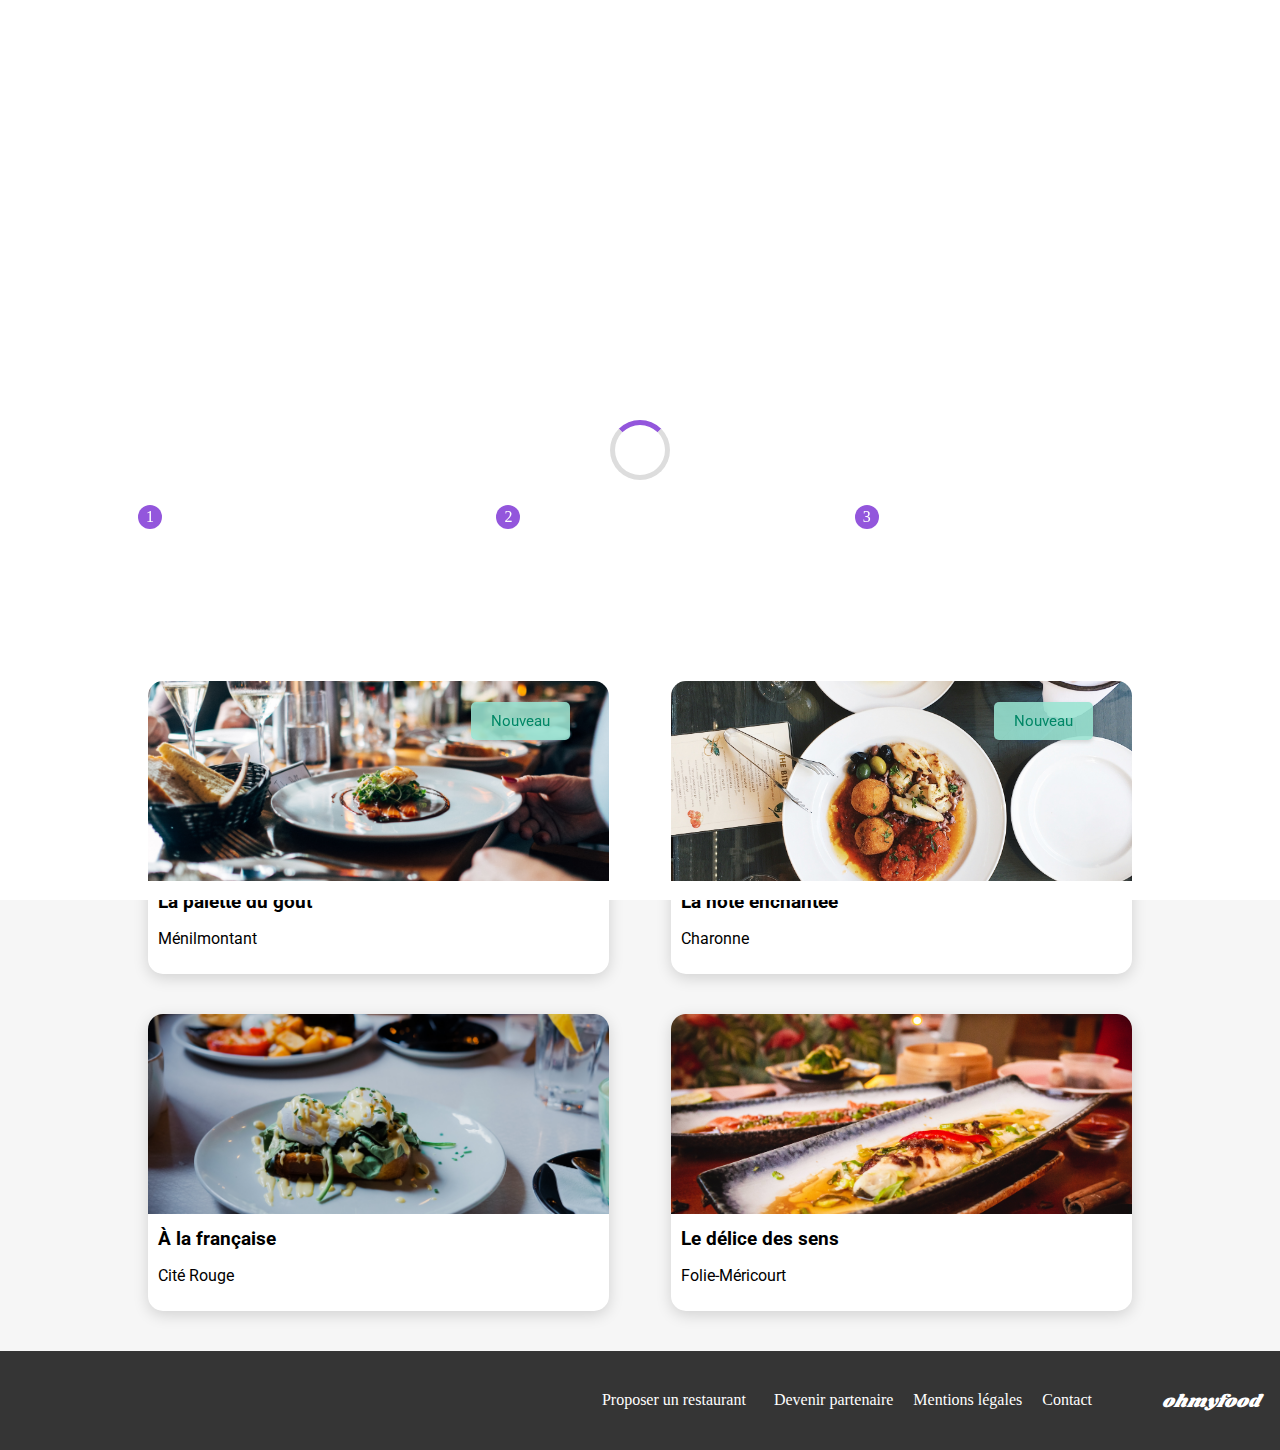
<file: index.html>
<!DOCTYPE html>
<html lang="fr">
<head>
    <meta charset="UTF-8">
    <meta name="viewport" content="width=device-width, initial-scale=1.0">
    <link href="https://fonts.googleapis.com/css2?family=Shrikhand&family=Roboto:wght@300;400;700&display=swap" rel="stylesheet">
    <link
      rel="stylesheet"
      href="https://cdnjs.cloudflare.com/ajax/libs/font-awesome/6.2.1/css/all.min.css"
      integrity="sha512-MV7K8+y+gLIBoVD59lQIYicR65iaqukzvf/nwasF0nqhPay5w/9lJmVM2hMDcnK1OnMGCdVK+iQrJ7lzPJQd1w=="
      crossorigin="anonymous"
      referrerpolicy="no-referrer"
    />
    <link rel="stylesheet" href="./assets/style.css" />

    <title>ohmyfood</title>
</head>

<body>
  <div class="loader-container">
    <div class="loader"></div>
</div>
    <div class="main-continer">
        <header>
          <img src="assets/images/logo/ohmyfood.png" alt="logo-sit">
          <a href="#">
            <i class="fas fa-map-marker-alt tare"></i>
            <input type="text" placeholder="Paris, Belleville">
        </a>
        
          <div class="text-food">
            <h2>Réservez le menu qui
              vous convient</h2>
              <p>Découvrez des restaurants d’exception, sélectionnés par nos soins.</p>
              <button type="submit" class="search-button">
                <span class="search-text">Explorer nos restaurants</span>
            </button>
          </div>
        </header>

        
          <div class="form-site">
          <h2>Fonctionnement</h2>
          <ul>
            <li>
              <span class="nemro1">1</span>
              <a href="#">
                
                <i class="fa-solid fa-mobile-screen-button"></i>
                <p>Choisissez un restaurant</p>
              </a>
            </li>
            <li>
              <span class="nemro1">2</span>
              <a href="#">
                <i class="fa-solid fa-list-ul"></i>
                <p>Composez votre menu</p>
              </a>
            </li>
            <li>
              <span class="nemro1">3</span>
              <a href="#">
                <i class="fa-solid fa-store"></i>
                <p>Dégustez au restaurant</p>
              </a>
            </li>
          </ul>
        </div>
      

      <main>
        <div class="list-Restaurants">
          <section class="Restaurants">
            <div class="Restaurants-title">
              <h2 id="tar5">Restaurants</h2>
            </div>
            <div class="form-list">
              <div class="form">
                <article class="iko">
                  <a href="./restaurants/La-palette-du-gout.html">
                    <div class="image-container">
                      <img
                      src="./assets/images/restaurants/jay-wennington-N_Y88TWmGwA-unsplash.jpg"
                      alt="Image de restaurant 1"/>
                    <p class="text-over-image">Nouveau</p>
                    </div>
                   
                    <div class="card-txt">
                      <div class="text-content">
                        <h3 class="card-title">La palette du goût</h3>
                        <p class="card-subtitle">Ménilmontant</p>
                      </div>
                      <div class="icons">
                        <i class="fa-regular fa-heart"></i>
                        <i class="fa-solid fa-heart" style="color: #9356DC;"></i>
                      </div>
                    </div>
                  </a>
                </article>
  
              </div>
  
              <div class="form">
                <article class="iko">
                  <a href="./restaurants/pag2.html">
                    <div class="image-container">
                      <img
                      src="./assets/images/restaurants/stil-u2Lp8tXIcjw-unsplash.jpg"
                      alt="Image de restaurant 1"/>
                    <p class="text-over-image">Nouveau</p>
                    </div>
                    <div class="card-txt">
                      <div class="text-content">
                        <h3 class="card-title">La note enchantée</h3>
                        <p class="card-subtitle">Charonne</p>
                      </div>
                      <div class="icons">
                        <i class="fa-regular fa-heart"></i>
                        <i class="fa-solid fa-heart" style="color: #9356DC;"></i>
                      </div>
                    </div>
                  </a>
                </article>
  
              </div>
  
              <div class="form">
                <article class="iko">
                  <a href="./restaurants/pag3.html">
                    <img
                      src="./assets/images/restaurants/toa-heftiba-DQKerTsQwi0-unsplash.jpg"
                      alt="Image de restaurant 1"
                    />
                    <div class="card-txt">
                      <div class="text-content">
                        <h3 class="card-title">À la française</h3>
                        <p class="card-subtitle">Cité Rouge
                        </p>
                      </div>
                      <div class="icons">
                        <i class="fa-regular fa-heart"></i>
                        <i class="fa-solid fa-heart" style="color: #9356DC;"></i>
                      </div>
                    </div>
                  </a>
                </article>
  
              </div>
  
              <div class="form">
                <article class="iko">
                  <a href="./restaurants/pag4.html">
                    <img
                      src="./assets/images/restaurants/louis-hansel-shotsoflouis-qNBGVyOCY8Q-unsplash.jpg"
                      alt="Image de restaurant 1"
                    />
                    <div class="card-txt">
                      <div class="text-content">
                        <h3 class="card-title">Le délice des sens</h3>
                        <p class="card-subtitle">Folie-Méricourt
                        </p>
                      </div>
                      <div class="icons">
                        <i class="fa-regular fa-heart"></i>
                        <i class="fa-solid fa-heart" style="color: #9356DC;"></i>
                      </div>
                    </div>
                  </a>
                </article>
  
              </div>


            </div>

            
          </section>
        </div>
      </main>

      <footer>
        <section class="footer1">
          <article class="ftr1">
            <h3>ohmyfood</h3>
            <ul>
              <li>
                <a href="#">
                  <i class="fa-solid fa-utensils"></i>
                  <p>Proposer un restaurant</p>
                </a>
              </li>
              <li>
                <a href="#">
                  <i class="fa-solid fa-handshake-angle"></i>
                  <p>Devenir partenaire</p>
                </a>
              </li>
              <li>
                <a href="#" class="tare1">Mentions légales
                </a>
              </li>
              <li>
                <a href="mailto:example@example.com" class="send-mail">Contact</a>
              </li>
            </ul>
          </article>

        </section>
      </footer>

        
        

    </div>

</body>
</html>
</file>
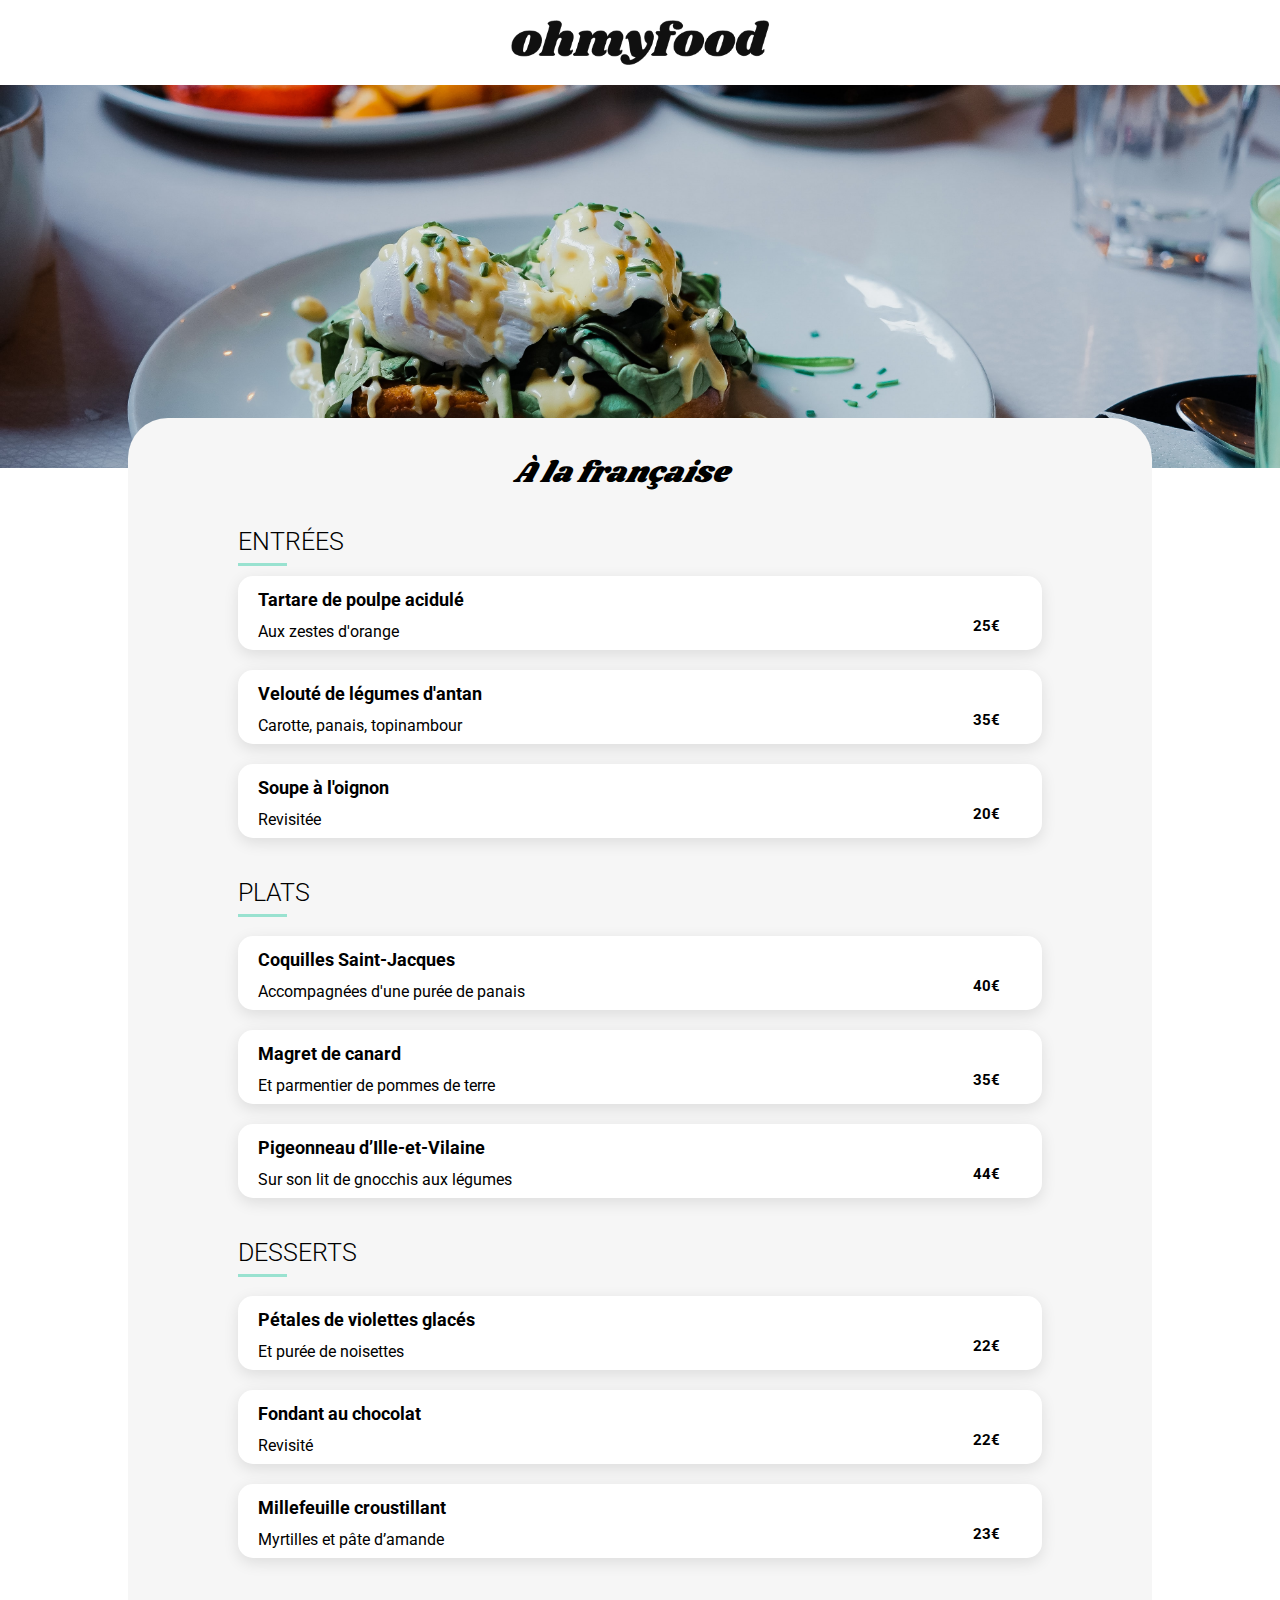
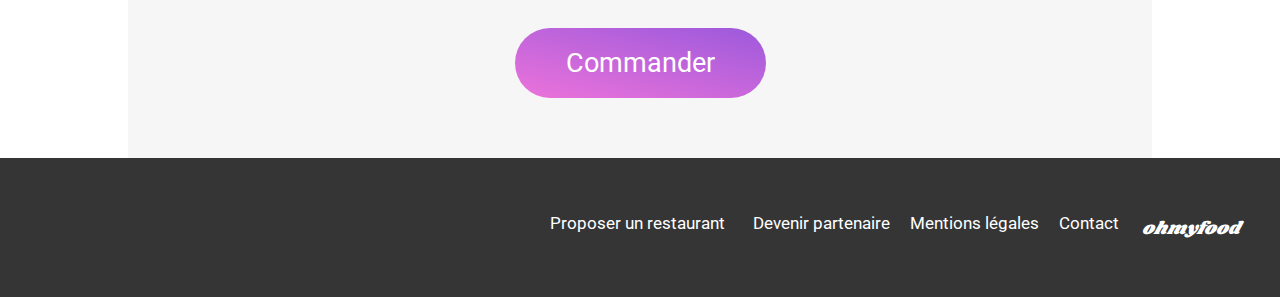
<file: restaurants/a-la-francaise.html>
<!DOCTYPE html>
<html lang="en">
<head>
    <meta charset="UTF-8">
    <meta name="viewport" content="width=device-width, initial-scale=1.0">
    <link href="https://fonts.googleapis.com/css2?family=Shrikhand&family=Roboto:wght@300;400;700&display=swap" rel="stylesheet">
    <link
      rel="stylesheet"
      href="https://cdnjs.cloudflare.com/ajax/libs/font-awesome/6.2.1/css/all.min.css"
      integrity="sha512-MV7K8+y+gLIBoVD59lQIYicR65iaqukzvf/nwasF0nqhPay5w/9lJmVM2hMDcnK1OnMGCdVK+iQrJ7lzPJQd1w=="
      crossorigin="anonymous"
      referrerpolicy="no-referrer"
    />
    <link rel="stylesheet" href="../restaurants/pag1.css" />

    <title>Menu -À la française</title>
</head>
<body>
  <header>
    <div class="top-elements">
      <a href="../index.html" class="back-button">
        <i class="fa-solid fa-arrow-left"></i>
      </a>
      <img src="../assets/images/logo/ohmyfood.png" alt="logo-sit" class="logo">
    </div>
    <img src="../assets/images/restaurants/toa-heftiba-DQKerTsQwi0-unsplash.jpg" alt="" class="ilg1">
  </header>

  <div class="main-contine">
    <div class="entree">
      <h2>À la française</h2>
      <i class="fa-regular fa-heart"></i>
      <i class="fa-solid fa-heart" style="color: #9356DC;"></i>
    </div>
    
    
    <div class="form1">
      <p class="promier">ENTRÉES <span class="partial-border"></span></p>
      <article class="ook">
          <div class="card-txt">
            <div class="text-content">
              <h3 class="card-title">Tartare de poulpe acidulé</h3>
              <p class="card-subtitle">Aux zestes d'orange
              </p>
            </div>
            <div class="price-checkmark-container">
              <span class="price">25€</span>
              <span class="checkmark"><i class="fa-duotone fa-solid fa-circle-check"></i></span>
          </div>

          </div>
      </article>
      <article class="ook">
        <div class="card-txt">
            <div class="text-content">
                <h3 class="card-title">Velouté de légumes d'antan</h3>
                <p class="card-subtitle">Carotte, panais, topinambour</p>
            </div>
            <div class="price-checkmark-container">
                <span class="price">35€</span>
                <span class="checkmark"><i class="fa-duotone fa-solid fa-circle-check"></i></span>
            </div>
        </div>
    </article>

   <article class="ook">
    <div class="card-txt">
        <div class="text-content">
            <h3 class="card-title">Soupe à l'oignon</h3>
            <p class="card-subtitle">Revisitée</p>
        </div>
        <div class="price-checkmark-container">
            <span class="price">20€</span>
            <span class="checkmark"><i class="fa-duotone fa-solid fa-circle-check"></i></span>
        </div>
    </div>
</article>

  </div>

  <div class="form2">
    <p class="promier">PLATS <span class="partial-border"></span></p>
    <div class="entree">
      <div class="titlepag1">
        
      </div>
      
    </div>
    <article class="ook">
      <div class="card-txt">
          <div class="text-content">
              <h3 class="card-title">Coquilles Saint-Jacques</h3>
              <p class="card-subtitle">Accompagnées d'une purée de panais</p>
          </div>
          <div class="price-checkmark-container">
              <span class="price">40€</span>
              <span class="checkmark"><i class="fa-duotone fa-solid fa-circle-check"></i></span>
          </div>
      </div>
  </article>

    <article class="ook">
        <div class="card-txt">
            <div class="text-content">
                <h3 class="card-title">Magret de canard</h3>
                <p class="card-subtitle">Et parmentier de pommes de terre</p>
            </div>
            <div class="price-checkmark-container">
                <span class="price">35€</span>
                <span class="checkmark"><i class="fa-duotone fa-solid fa-circle-check"></i></span>
            </div>
        </div>
    </article>

   <article class="ook">
        <div class="card-txt">
            <div class="text-content">
                <h3 class="card-title">Pigeonneau d’Ille-et-Vilaine</h3>
                <p class="card-subtitle">Sur son lit de gnocchis aux légumes</p>
            </div>
            <div class="price-checkmark-container">
                <span class="price">44€</span>
                <span class="checkmark"><i class="fa-duotone fa-solid fa-circle-check"></i></span>
            </div>
        </div>
    </article>
</div>

<div class="form3">
  <p class="promier">DESSERTS <span class="partial-border"></span></p>
  <div class="entree">
    <div class="titlepag1">
      
    </div>
    
  </div>
  <article class="ook">
    <div class="card-txt">
        <div class="text-content">
            <h3 class="card-title">Pétales de violettes glacés</h3>
            <p class="card-subtitle">Et purée de noisettes</p>
        </div>
        <div class="price-checkmark-container">
            <span class="price">22€</span>
            <span class="checkmark"><i class="fa-duotone fa-solid fa-circle-check"></i></span>
        </div>
    </div>
</article>

<article class="ook">
  <div class="card-txt">
      <div class="text-content">
          <h3 class="card-title">Fondant au chocolat</h3>
          <p class="card-subtitle">Revisité</p>
      </div>
      <div class="price-checkmark-container">
          <span class="price">22€</span>
          <span class="checkmark"><i class="fa-duotone fa-solid fa-circle-check"></i></span>
      </div>
  </div>
</article>

<article class="ook">
  <div class="card-txt">
      <div class="text-content">
          <h3 class="card-title">Millefeuille croustillant</h3>
          <p class="card-subtitle">Myrtilles et pâte d’amande</p>
      </div>
      <div class="price-checkmark-container">
          <span class="price">23€</span>
          <span class="checkmark"><i class="fa-duotone fa-solid fa-circle-check"></i></span>
      </div>
  </div>
</article>
</div>
<button type="submit" class="search-Commander">
  <span class="search-comd">Commander</span>
</button>
  </div>

<footer>
  <section class="footer1">
    <article class="ftr1">
      <h3>ohmyfood</h3>
      <ul>
        <li>
          <a href="#">
            <i class="fa-solid fa-utensils"></i>
            <p>Proposer un restaurant</p>
          </a>
        </li>
        <li>
          <a href="#">
            <i class="fa-solid fa-handshake-angle"></i>
            <p>Devenir partenaire</p>
          </a>
        </li>
        <li>
          <a href="#" class="tare1">Mentions légales
          </a>
        </li>
        <li>
          <a href="mailto:example@example.com" class="send-mail">Contact</a>
        </li>
      </ul>
    </article>

  </section>
</footer>

</body>
</html>
</file>
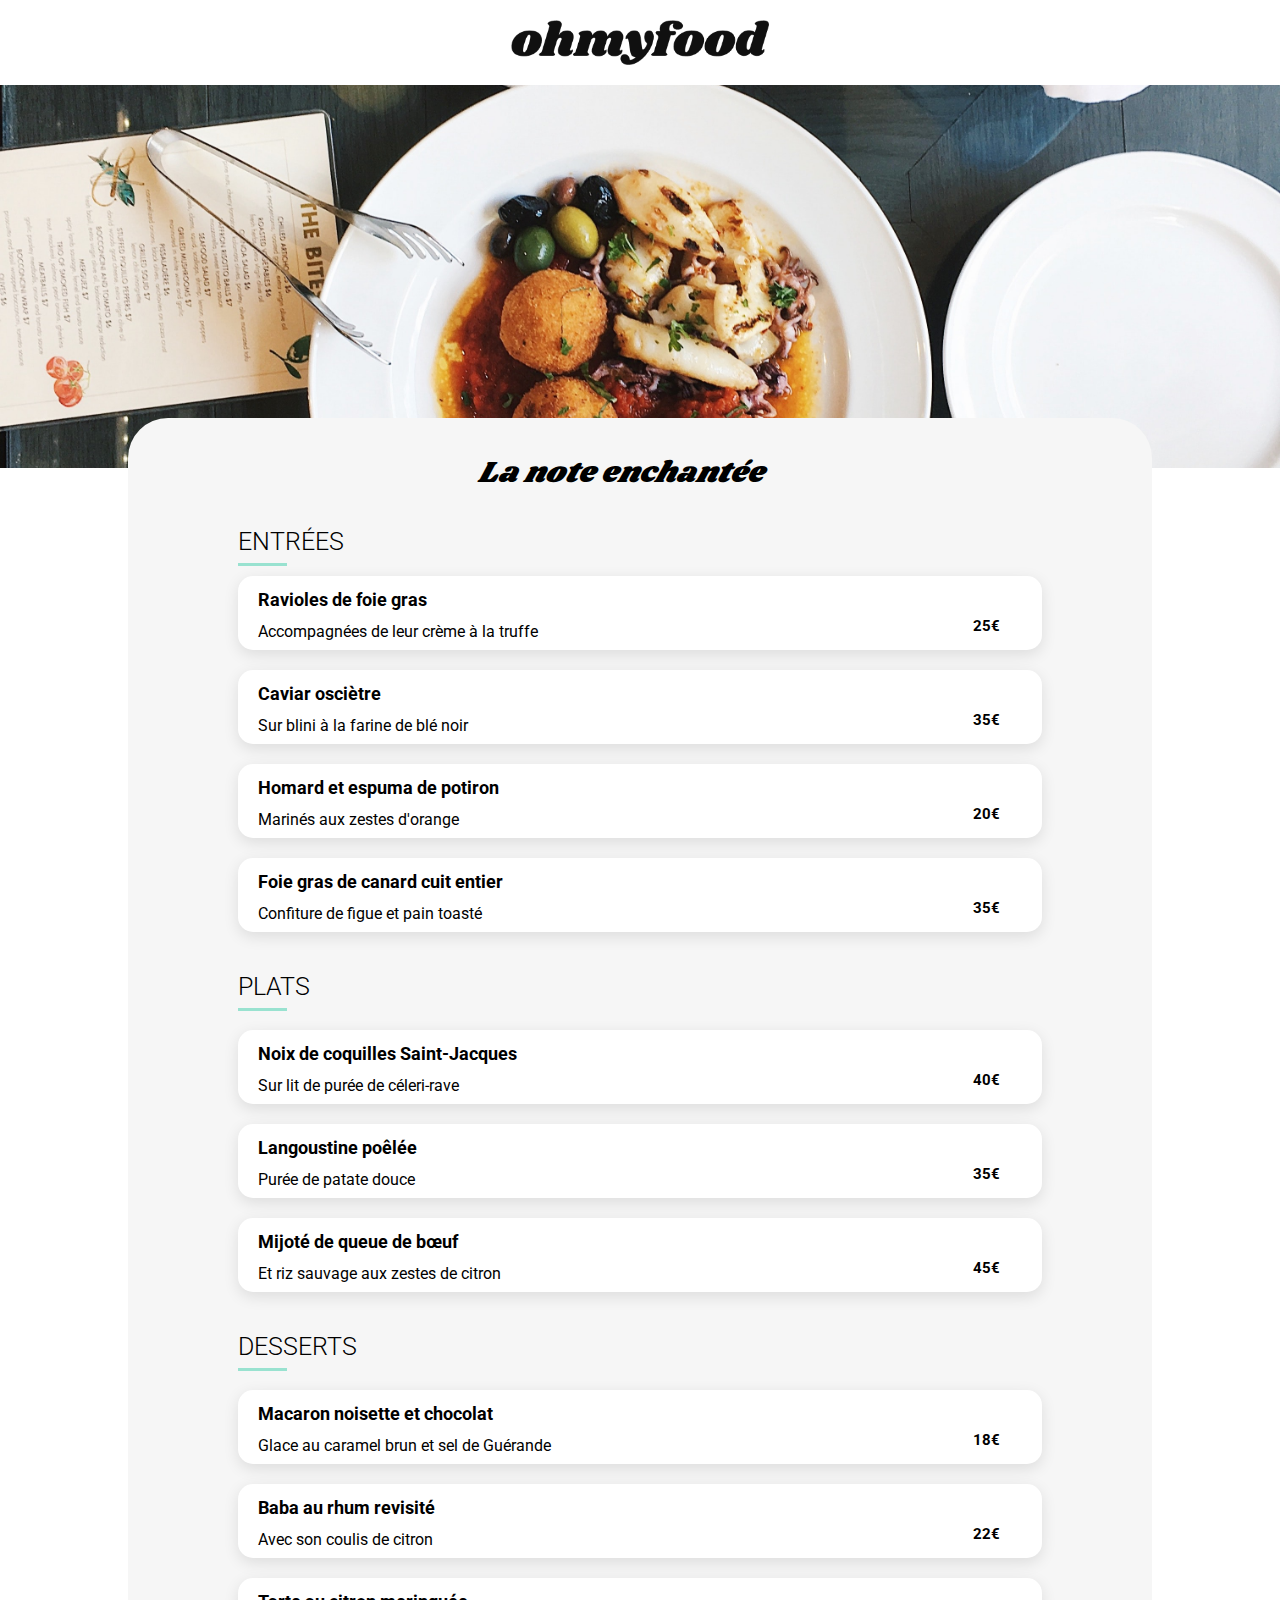
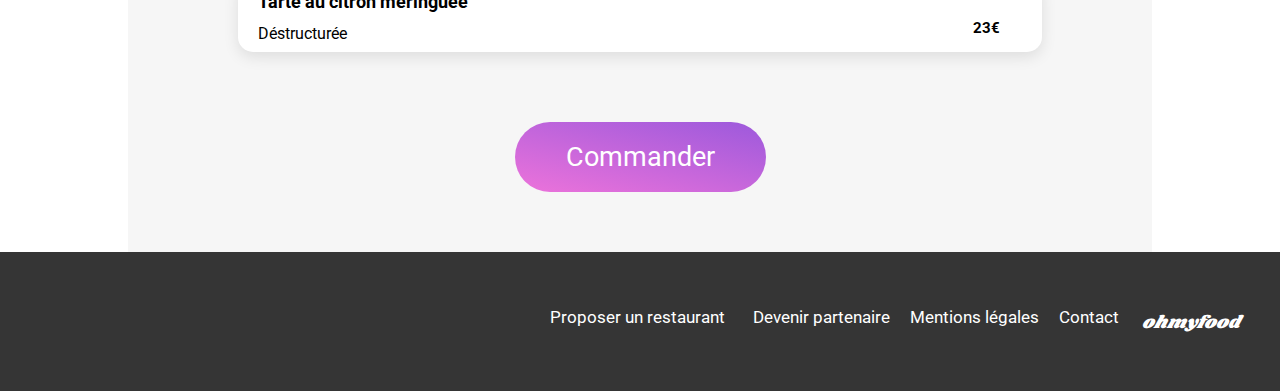
<file: restaurants/La note enchantée.html>
<!DOCTYPE html>
<html lang="en">
<head>
    <meta charset="UTF-8">
    <meta name="viewport" content="width=device-width, initial-scale=1.0">
    <link href="https://fonts.googleapis.com/css2?family=Shrikhand&family=Roboto:wght@300;400;700&display=swap" rel="stylesheet">
    <link
      rel="stylesheet"
      href="https://cdnjs.cloudflare.com/ajax/libs/font-awesome/6.2.1/css/all.min.css"
      integrity="sha512-MV7K8+y+gLIBoVD59lQIYicR65iaqukzvf/nwasF0nqhPay5w/9lJmVM2hMDcnK1OnMGCdVK+iQrJ7lzPJQd1w=="
      crossorigin="anonymous"
      referrerpolicy="no-referrer"
    />
    <link rel="stylesheet" href="../restaurants/pag1.css" />

    <title>Menu -La note enchantée</title>
</head>
<body>
  <header>
    <div class="top-elements">
      <a href="../index.html" class="back-button">
        <i class="fa-solid fa-arrow-left"></i>
      </a>
      <img src="../assets/images/logo/ohmyfood.png" alt="logo-sit" class="logo">
    </div>
    <img src="../assets/images/restaurants/stil-u2Lp8tXIcjw-unsplash.jpg" alt="" class="ilg1">
  </header>

  <div class="main-contine">
    <div class="entree">
      <h2>La note enchantée</h2>
      <i class="fa-regular fa-heart"></i>
      <i class="fa-solid fa-heart" style="color: #9356DC;"></i>
    </div>
    
    
    <div class="form1">
      <p class="promier">ENTRÉES <span class="partial-border"></span></p>
      <article class="ook">
          <div class="card-txt">
            <div class="text-content">
              <h3 class="card-title">Ravioles de foie gras </h3>
              <p class="card-subtitle">Accompagnées de leur crème à la truffe 
              </p>
            </div>
            <div class="price-checkmark-container">
              <span class="price">25€</span>
              <span class="checkmark"><i class="fa-duotone fa-solid fa-circle-check"></i></span>
          </div>

          </div>
      </article>
      <article class="ook">
        <div class="card-txt">
            <div class="text-content">
                <h3 class="card-title">Caviar osciètre </h3>
                <p class="card-subtitle">Sur blini à la farine de blé noir</p>
            </div>
            <div class="price-checkmark-container">
                <span class="price">35€</span>
                <span class="checkmark"><i class="fa-duotone fa-solid fa-circle-check"></i></span>
            </div>
        </div>
    </article>

   <article class="ook">
    <div class="card-txt">
        <div class="text-content">
            <h3 class="card-title">Homard et espuma de potiron</h3>
            <p class="card-subtitle">Marinés aux zestes d'orange</p>
        </div>
        <div class="price-checkmark-container">
            <span class="price">20€</span>
            <span class="checkmark"><i class="fa-duotone fa-solid fa-circle-check"></i></span>
        </div>
    </div>
</article>
<article class="ook">
    <div class="card-txt">
        <div class="text-content">
            <h3 class="card-title">Foie gras de canard cuit entier</h3>
            <p class="card-subtitle">Confiture de figue et pain toasté</p>
        </div>
        <div class="price-checkmark-container">
            <span class="price">35€</span>
            <span class="checkmark"><i class="fa-duotone fa-solid fa-circle-check"></i></span>
        </div>
    </div>
</article>

  </div>

  <div class="form2">
    <p class="promier">PLATS <span class="partial-border"></span></p>
    <div class="entree">
      <div class="titlepag1">
        
      </div>
      
    </div>
    <article class="ook">
      <div class="card-txt">
          <div class="text-content">
              <h3 class="card-title">Noix de coquilles Saint-Jacques</h3>
              <p class="card-subtitle">Sur lit de purée de céleri-rave</p>
          </div>
          <div class="price-checkmark-container">
              <span class="price">40€</span>
              <span class="checkmark"><i class="fa-duotone fa-solid fa-circle-check"></i></span>
          </div>
      </div>
  </article>

    <article class="ook">
        <div class="card-txt">
            <div class="text-content">
                <h3 class="card-title">Langoustine poêlée</h3>
                <p class="card-subtitle">Purée de patate douce</p>
            </div>
            <div class="price-checkmark-container">
                <span class="price">35€</span>
                <span class="checkmark"><i class="fa-duotone fa-solid fa-circle-check"></i></span>
            </div>
        </div>
    </article>

   <article class="ook">
        <div class="card-txt">
            <div class="text-content">
                <h3 class="card-title">Mijoté de queue de bœuf </h3>
                <p class="card-subtitle">Et riz sauvage aux zestes de citron</p>
            </div>
            <div class="price-checkmark-container">
                <span class="price">45€</span>
                <span class="checkmark"><i class="fa-duotone fa-solid fa-circle-check"></i></span>
            </div>
        </div>
    </article>
</div>

<div class="form3">
  <p class="promier">DESSERTS <span class="partial-border"></span></p>
  <div class="entree">
    <div class="titlepag1">
      
    </div>
    
  </div>
  <article class="ook">
    <div class="card-txt">
        <div class="text-content">
            <h3 class="card-title">Macaron noisette et chocolat</h3>
            <p class="card-subtitle">Glace au caramel brun et sel de Guérande</p>
        </div>
        <div class="price-checkmark-container">
            <span class="price">18€</span>
            <span class="checkmark"><i class="fa-duotone fa-solid fa-circle-check"></i></span>
        </div>
    </div>
</article>

<article class="ook">
  <div class="card-txt">
      <div class="text-content">
          <h3 class="card-title">Baba au rhum revisité </h3>
          <p class="card-subtitle">Avec son coulis de citron</p>
      </div>
      <div class="price-checkmark-container">
          <span class="price">22€</span>
          <span class="checkmark"><i class="fa-duotone fa-solid fa-circle-check"></i></span>
      </div>
  </div>
</article>

<article class="ook">
  <div class="card-txt">
      <div class="text-content">
          <h3 class="card-title">Tarte au citron meringuée </h3>
          <p class="card-subtitle">Déstructurée</p>
      </div>
      <div class="price-checkmark-container">
          <span class="price">23€</span>
          <span class="checkmark"><i class="fa-duotone fa-solid fa-circle-check"></i></span>
      </div>
  </div>
</article>
</div>
<button type="submit" class="search-Commander">
  <span class="search-comd">Commander</span>
</button>
  </div>

<footer>
  <section class="footer1">
    <article class="ftr1">
      <h3>ohmyfood</h3>
      <ul>
        <li>
          <a href="#">
            <i class="fa-solid fa-utensils"></i>
            <p>Proposer un restaurant</p>
          </a>
        </li>
        <li>
          <a href="#">
            <i class="fa-solid fa-handshake-angle"></i>
            <p>Devenir partenaire</p>
          </a>
        </li>
        <li>
          <a href="#" class="tare1">Mentions légales
          </a>
        </li>
        <li>
          <a href="mailto:example@example.com" class="send-mail">Contact</a>
        </li>
      </ul>
    </article>

  </section>
</footer>

</body>
</html>
</file>
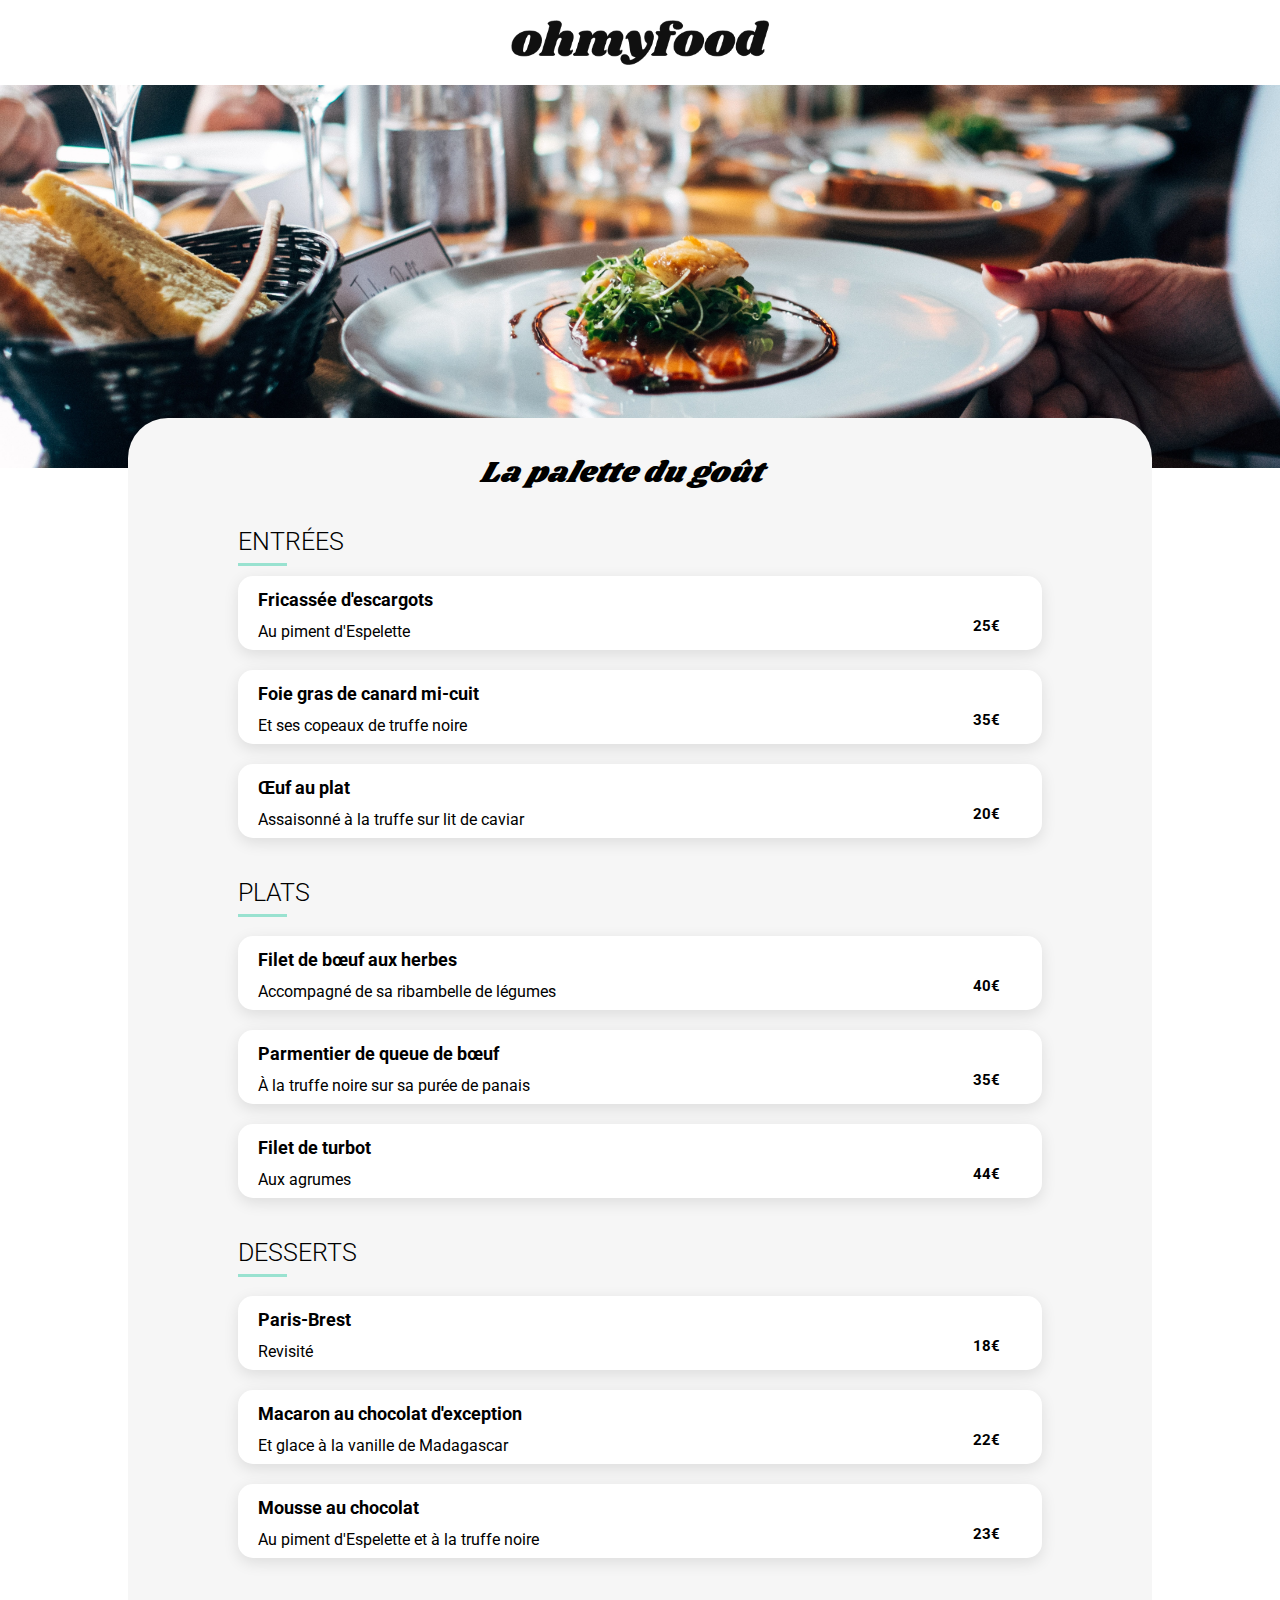
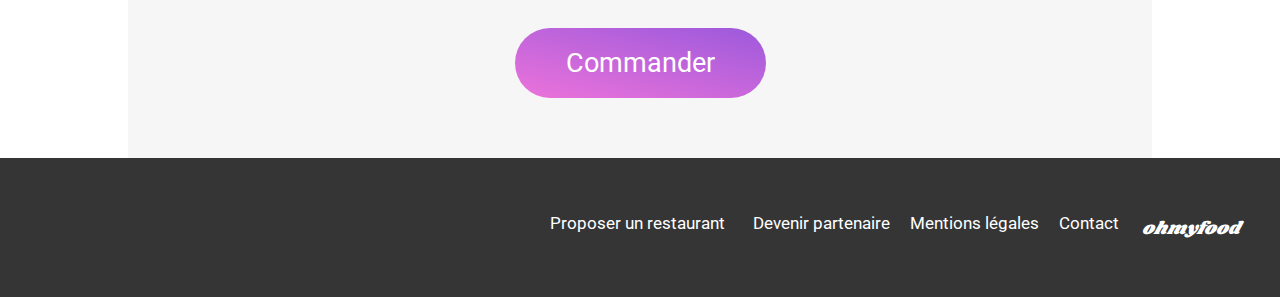
<file: restaurants/La-palette-du-gout.html>
<!DOCTYPE html>
<html lang="en">
<head>
    <meta charset="UTF-8">
    <meta name="viewport" content="width=device-width, initial-scale=1.0">
    <link href="https://fonts.googleapis.com/css2?family=Shrikhand&family=Roboto:wght@300;400;700&display=swap" rel="stylesheet">
    <link
      rel="stylesheet"
      href="https://cdnjs.cloudflare.com/ajax/libs/font-awesome/6.2.1/css/all.min.css"
      integrity="sha512-MV7K8+y+gLIBoVD59lQIYicR65iaqukzvf/nwasF0nqhPay5w/9lJmVM2hMDcnK1OnMGCdVK+iQrJ7lzPJQd1w=="
      crossorigin="anonymous"
      referrerpolicy="no-referrer"
    />
    <link rel="stylesheet" href="../restaurants/pag1.css" />

    <title>Menu - La palette du goût</title>
</head>
<body>
  <header>
    <div class="top-elements">
      <a href="../index.html" class="back-button">
        <i class="fa-solid fa-arrow-left"></i>
      </a>
      <img src="../assets/images/logo/ohmyfood.png" alt="logo-sit" class="logo">
    </div>
    <img src="../assets/images/restaurants/jay-wennington-N_Y88TWmGwA-unsplash.jpg" alt="" class="ilg1">
  </header>
  <div class="main-contine">
    <div class="entree">
      <h2>La palette du goût</h2>
      <i class="fa-regular fa-heart"></i>
      <i class="fa-solid fa-heart" style="color: #9356DC;"></i>
    </div>
    
    <div class="form1">
      <p class="promier">ENTRÉES <span class="partial-border"></span></p>
      <article class="ook">
          <div class="card-txt">
            <div class="text-content">
              <h3 class="card-title">Fricassée d'escargots</h3>
              <p class="card-subtitle">Au piment d'Espelette 
              </p>
            </div>
            <div class="price-checkmark-container">
              <span class="price">25€</span>
              <span class="checkmark"><i class="fa-duotone fa-solid fa-circle-check"></i></span>
          </div>
          </div>
          
      </article>
      <article class="ook">
        <div class="card-txt">
            <div class="text-content">
                <h3 class="card-title">Foie gras de canard mi-cuit</h3>
                <p class="card-subtitle">Et ses copeaux de truffe noire</p>
            </div>
            <div class="price-checkmark-container">
                <span class="price">35€</span>
                <span class="checkmark"><i class="fa-duotone fa-solid fa-circle-check"></i></span>
            </div>
        </div>
    </article>

   <article class="ook">
    <div class="card-txt">
        <div class="text-content">
            <h3 class="card-title">Œuf au plat</h3>
            <p class="card-subtitle">Assaisonné à la truffe sur lit de caviar</p>
        </div>
        <div class="price-checkmark-container">
            <span class="price">20€</span>
            <span class="checkmark"><i class="fa-duotone fa-solid fa-circle-check"></i></span>
        </div>
    </div>
</article>

  </div>

  <div class="form2">
    <p class="promier">PLATS <span class="partial-border"></span></p>
    <div class="entree">
      <div class="titlepag1">
        
      </div>
      
    </div>
    <article class="ook">
      <div class="card-txt">
          <div class="text-content">
              <h3 class="card-title">Filet de bœuf aux herbes</h3>
              <p class="card-subtitle">Accompagné de sa ribambelle de légumes</p>
          </div>
          <div class="price-checkmark-container">
              <span class="price">40€</span>
              <span class="checkmark"><i class="fa-duotone fa-solid fa-circle-check"></i></span>
          </div>
      </div>
  </article>

    <article class="ook">
        <div class="card-txt">
            <div class="text-content">
                <h3 class="card-title">Parmentier de queue de bœuf</h3>
                <p class="card-subtitle">À la truffe noire sur sa purée de panais</p>
            </div>
            <div class="price-checkmark-container">
                <span class="price">35€</span>
                <span class="checkmark"><i class="fa-duotone fa-solid fa-circle-check"></i></span>
            </div>
        </div>
    </article>

   <article class="ook">
        <div class="card-txt">
            <div class="text-content">
                <h3 class="card-title">Filet de turbot</h3>
                <p class="card-subtitle">Aux agrumes</p>
            </div>
            <div class="price-checkmark-container">
                <span class="price">44€</span>
                <span class="checkmark"><i class="fa-duotone fa-solid fa-circle-check"></i></span>
            </div>
        </div>
    </article>
</div>

<div class="form3">
  <p class="promier">DESSERTS <span class="partial-border"></span></p>
  <div class="entree">
    <div class="titlepag1">
      
    </div>
    
  </div>
  <article class="ook">
    <div class="card-txt">
        <div class="text-content">
            <h3 class="card-title">Paris-Brest</h3>
            <p class="card-subtitle">Revisité</p>
        </div>
        <div class="price-checkmark-container">
            <span class="price">18€</span>
            <span class="checkmark"><i class="fa-duotone fa-solid fa-circle-check"></i></span>
        </div>
    </div>
</article>

<article class="ook">
  <div class="card-txt">
      <div class="text-content">
          <h3 class="card-title">Macaron au chocolat d'exception</h3>
          <p class="card-subtitle">Et glace à la vanille de Madagascar</p>
      </div>
      <div class="price-checkmark-container">
          <span class="price">22€</span>
          <span class="checkmark"><i class="fa-duotone fa-solid fa-circle-check"></i></span>
      </div>
  </div>
</article>

<article class="ook">
  <div class="card-txt">
      <div class="text-content">
          <h3 class="card-title">Mousse au chocolat</h3>
          <p class="card-subtitle">Au piment d'Espelette et à la truffe noire</p>
      </div>
      <div class="price-checkmark-container">
          <span class="price">23€</span>
          <span class="checkmark"><i class="fa-duotone fa-solid fa-circle-check"></i></span>
      </div>
  </div>
</article>
</div>
<button type="submit" class="search-Commander">
  <span class="search-comd">Commander</span>
</button>
  </div>
  <footer>
    <section class="footer1">
      <article class="ftr1">
        <h3>ohmyfood</h3>
        <ul>
          <li>
            <a href="#">
              <i class="fa-solid fa-utensils"></i>
              <p>Proposer un restaurant</p>
            </a>
          </li>
          <li>
            <a href="#">
              <i class="fa-solid fa-handshake-angle"></i>
              <p>Devenir partenaire</p>
            </a>
          </li>
          <li>
            <a href="#" class="tare1">Mentions légales
            </a>
          </li>
          <li>
            <a href="mailto:example@example.com" class="send-mail">Contact</a>
          </li>
        </ul>
      </article>
  
    </section>
  </footer>

</body>
</html>
</file>
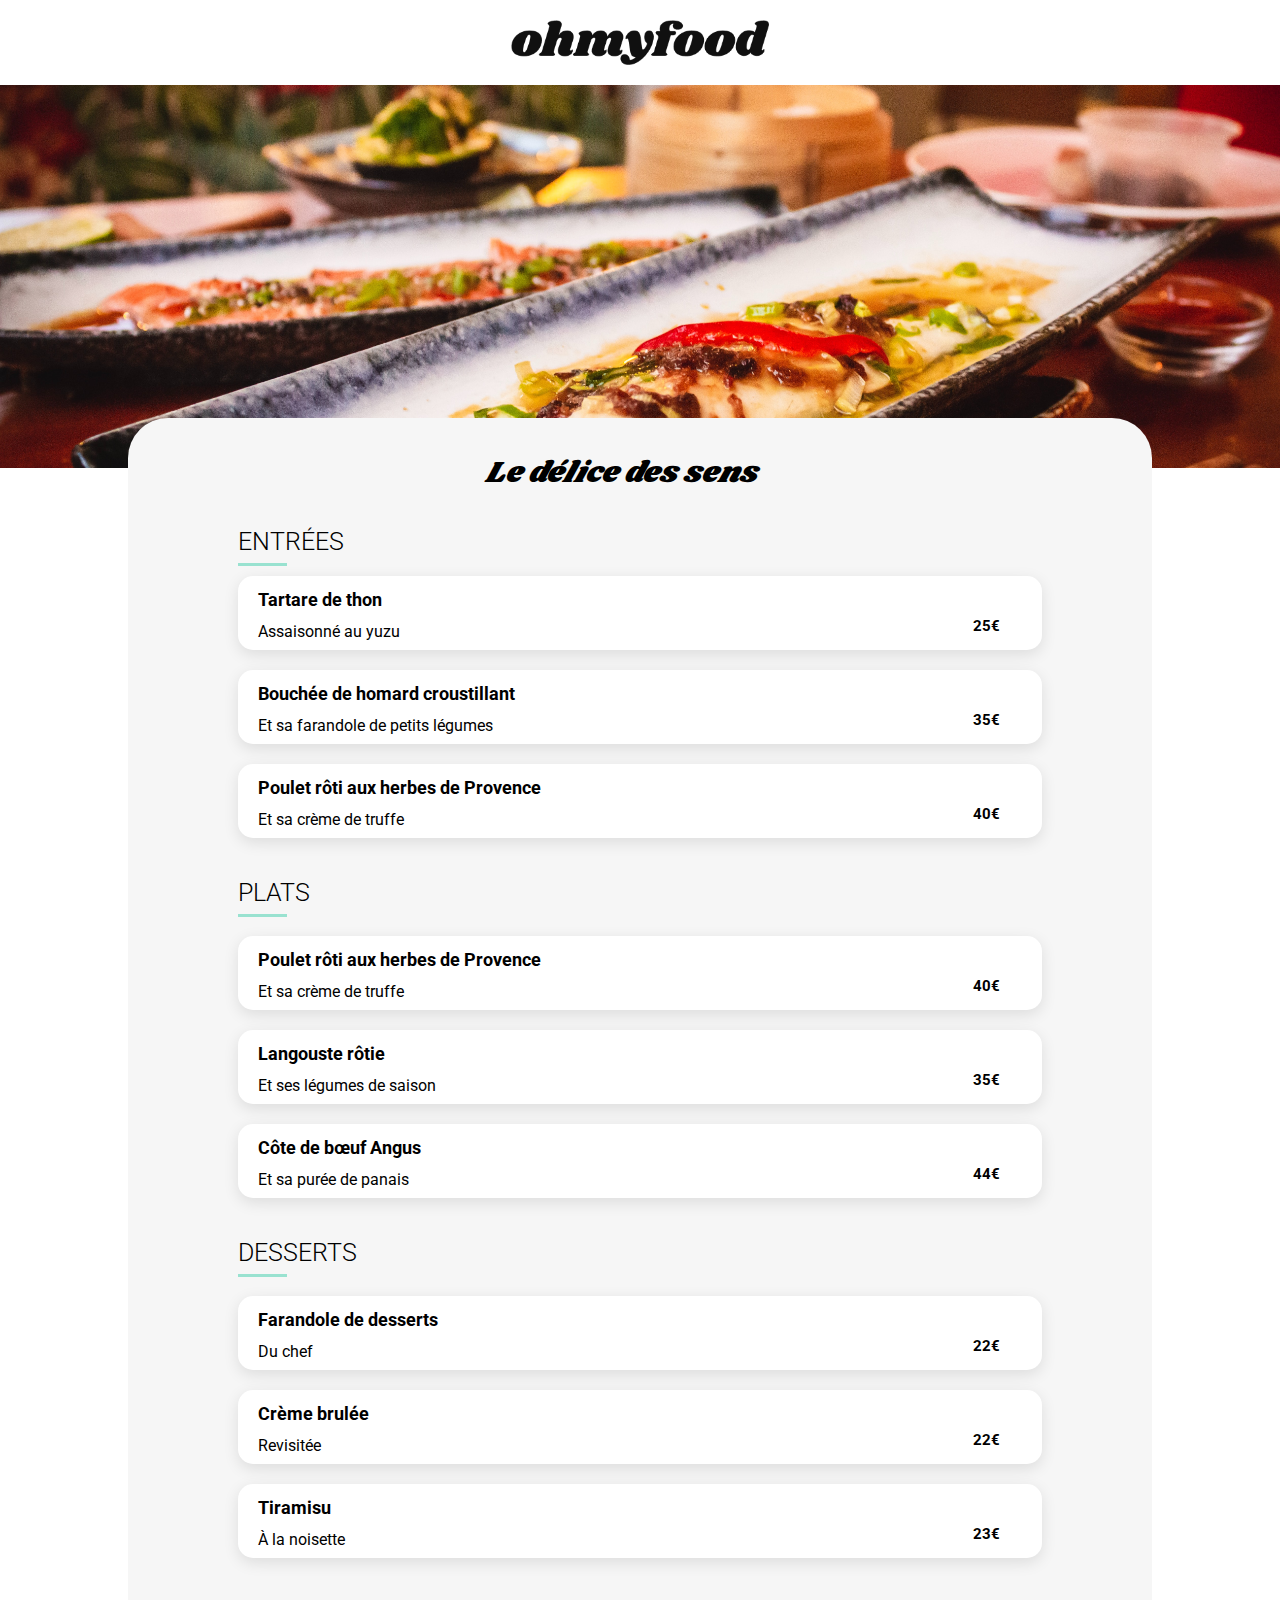
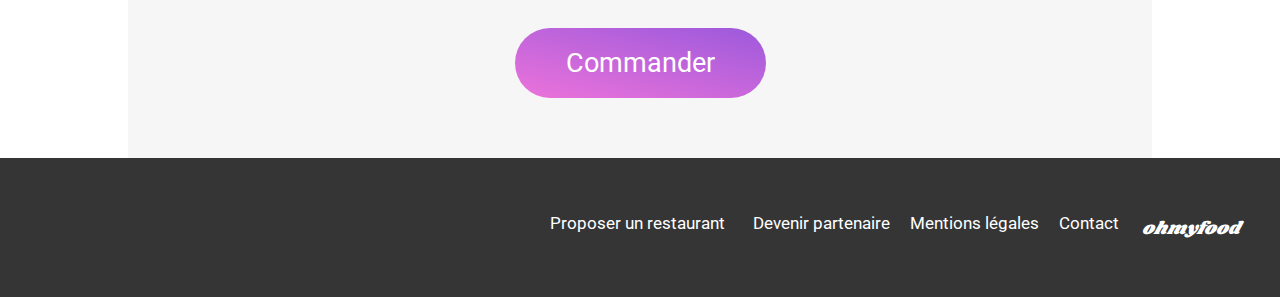
<file: restaurants/Le délice des sens.html>
<!DOCTYPE html>
<html lang="en">
<head>
    <meta charset="UTF-8">
    <meta name="viewport" content="width=device-width, initial-scale=1.0">
    <link href="https://fonts.googleapis.com/css2?family=Shrikhand&family=Roboto:wght@300;400;700&display=swap" rel="stylesheet">
    <link
      rel="stylesheet"
      href="https://cdnjs.cloudflare.com/ajax/libs/font-awesome/6.2.1/css/all.min.css"
      integrity="sha512-MV7K8+y+gLIBoVD59lQIYicR65iaqukzvf/nwasF0nqhPay5w/9lJmVM2hMDcnK1OnMGCdVK+iQrJ7lzPJQd1w=="
      crossorigin="anonymous"
      referrerpolicy="no-referrer"
    />
    <link rel="stylesheet" href="../restaurants/pag1.css" />

    <title>Menu -Le délice des sens</title>
</head>
<body>
  <header>
    <div class="top-elements">
      <a href="../index.html" class="back-button">
        <i class="fa-solid fa-arrow-left"></i>
      </a>
      <img src="../assets/images/logo/ohmyfood.png" alt="logo-sit" class="logo">
    </div>
    <img src="../assets/images/restaurants/louis-hansel-shotsoflouis-qNBGVyOCY8Q-unsplash.jpg" alt="" class="ilg1">
  </header>

  <div class="main-contine">
    <div class="entree">
      <h2>Le délice des sens</h2>
      <i class="fa-regular fa-heart"></i>
      <i class="fa-solid fa-heart" style="color: #9356DC;"></i>
    </div>
    
    
    <div class="form1">
      <p class="promier">ENTRÉES <span class="partial-border"></span></p>
      <article class="ook">
          <div class="card-txt">
            <div class="text-content">
              <h3 class="card-title">Tartare de thon</h3>
              <p class="card-subtitle">Assaisonné au yuzu
              </p>
            </div>
            <div class="price-checkmark-container">
              <span class="price">25€</span>
              <span class="checkmark"><i class="fa-duotone fa-solid fa-circle-check"></i></span>
          </div>

          </div>
      </article>
      <article class="ook">
        <div class="card-txt">
            <div class="text-content">
                <h3 class="card-title">Bouchée de homard croustillant </h3>
                <p class="card-subtitle">Et sa farandole de petits légumes</p>
            </div>
            <div class="price-checkmark-container">
                <span class="price">35€</span>
                <span class="checkmark"><i class="fa-duotone fa-solid fa-circle-check"></i></span>
            </div>
        </div>
    </article>

   <article class="ook">
    <div class="card-txt">
        <div class="text-content">
            <h3 class="card-title">Poulet rôti aux herbes de Provence </h3>
            <p class="card-subtitle">Et sa crème de truffe</p>
        </div>
        <div class="price-checkmark-container">
            <span class="price">40€</span>
            <span class="checkmark"><i class="fa-duotone fa-solid fa-circle-check"></i></span>
        </div>
    </div>
</article>

  </div>

  <div class="form2">
    <p class="promier">PLATS <span class="partial-border"></span></p>
    <div class="entree">
      <div class="titlepag1">
        
      </div>
      
    </div>
    <article class="ook">
      <div class="card-txt">
          <div class="text-content">
              <h3 class="card-title">Poulet rôti aux herbes de Provence </h3>
              <p class="card-subtitle">Et sa crème de truffe</p>
          </div>
          <div class="price-checkmark-container">
              <span class="price">40€</span>
              <span class="checkmark"><i class="fa-duotone fa-solid fa-circle-check"></i></span>
          </div>
      </div>
  </article>

    <article class="ook">
        <div class="card-txt">
            <div class="text-content">
                <h3 class="card-title">Langouste rôtie </h3>
                <p class="card-subtitle">Et ses légumes de saison</p>
            </div>
            <div class="price-checkmark-container">
                <span class="price">35€</span>
                <span class="checkmark"><i class="fa-duotone fa-solid fa-circle-check"></i></span>
            </div>
        </div>
    </article>

   <article class="ook">
        <div class="card-txt">
            <div class="text-content">
                <h3 class="card-title">Côte de bœuf Angus </h3>
                <p class="card-subtitle">Et sa purée de panais</p>
            </div>
            <div class="price-checkmark-container">
                <span class="price">44€</span>
                <span class="checkmark"><i class="fa-duotone fa-solid fa-circle-check"></i></span>
            </div>
        </div>
    </article>
</div>

<div class="form3">
  <p class="promier">DESSERTS <span class="partial-border"></span></p>
  <div class="entree">
    <div class="titlepag1">
      
    </div>
    
  </div>
  <article class="ook">
    <div class="card-txt">
        <div class="text-content">
            <h3 class="card-title">Farandole de desserts</h3>
            <p class="card-subtitle">Du chef</p>
        </div>
        <div class="price-checkmark-container">
            <span class="price">22€</span>
            <span class="checkmark"><i class="fa-duotone fa-solid fa-circle-check"></i></span>
        </div>
    </div>
</article>

<article class="ook">
  <div class="card-txt">
      <div class="text-content">
          <h3 class="card-title">Crème brulée </h3>
          <p class="card-subtitle">Revisitée</p>
      </div>
      <div class="price-checkmark-container">
          <span class="price">22€</span>
          <span class="checkmark"><i class="fa-duotone fa-solid fa-circle-check"></i></span>
      </div>
  </div>
</article>

<article class="ook">
  <div class="card-txt">
      <div class="text-content">
          <h3 class="card-title">Tiramisu </h3>
          <p class="card-subtitle">À la noisette</p>
      </div>
      <div class="price-checkmark-container">
          <span class="price">23€</span>
          <span class="checkmark"><i class="fa-duotone fa-solid fa-circle-check"></i></span>
      </div>
  </div>
</article>
</div>
<button type="submit" class="search-Commander">
  <span class="search-comd">Commander</span>
</button>
  </div>
  
<footer>
  <section class="footer1">
    <article class="ftr1">
      <h3>ohmyfood</h3>
      <ul>
        <li>
          <a href="#">
            <i class="fa-solid fa-utensils"></i>
            <p>Proposer un restaurant</p>
          </a>
        </li>
        <li>
          <a href="#">
            <i class="fa-solid fa-handshake-angle"></i>
            <p>Devenir partenaire</p>
          </a>
        </li>
        <li>
          <a href="#" class="tare1">Mentions légales
          </a>
        </li>
        <li>
          <a href="mailto:example@example.com" class="send-mail">Contact</a>
        </li>
      </ul>
    </article>

  </section>
</footer>

</body>
</html>
</file>
<file: assets/style.css>
.form-site .nemro1, .loader-container {
  display: flex;
  justify-content: center;
  align-items: center;
}

.form-site ul li a, .form .iko, .search-button, header a {
  box-shadow: 0px 4px 15px rgba(0, 0, 0, 0.15);
}

footer .footer1 ul, .form-site ul {
  list-style: none;
  padding: 0;
  margin: 0;
}

Body {
  margin: 0;
  padding: 0;
  text-align: center;
}

.loader-container {
  position: fixed;
  width: 100%;
  height: 100vh;
  background-color: #FFFFFF;
  animation: fadeOut 3s forwards;
}
.loader-container .loader {
  width: 50px;
  height: 50px;
  border: 5px solid #ddd;
  border-top: 5px solid #9356DC;
  border-radius: 50%;
  animation: spin 1s linear infinite;
}

@keyframes spin {
  0% {
    transform: rotate(0deg);
  }
  100% {
    transform: rotate(360deg);
  }
}
@keyframes fadeOut {
  0% {
    opacity: 1;
  }
  100% {
    opacity: 0;
    visibility: hidden;
  }
}
.content {
  text-align: center;
  padding: 50px;
  opacity: 0;
  animation: fadeIn 3.5s forwards;
}

@keyframes fadeIn {
  0% {
    opacity: 0;
  }
  100% {
    opacity: 1;
  }
}
header {
  width: 100%;
}
header img {
  width: 50%;
  height: 60px;
  padding: 40px 0 20px;
}
header a {
  display: flex;
  align-items: center;
  gap: 20px;
  justify-content: center;
  text-decoration: none;
  background: rgba(53, 53, 53, 0.18);
  color: black;
  width: 100%;
  height: 50px;
}
header a input {
  border: none;
  background: none;
}

.text-food {
  background: #F6F6F6;
  padding: 40px;
}
.text-food h2, .text-food p {
  font-family: "Roboto", sans-serif;
  font-weight: normal;
  font-size: inherit;
}
.text-food p {
  font-family: "Roboto", sans-serif;
  font-weight: 300;
  font-size: 18px;
}

.search-button {
  border: none;
  border-radius: 25px;
  background: linear-gradient(193.33deg, #9356DC -11.44%, #FF79DA 123.93%);
  width: 212px;
  height: 52px;
  margin-top: 20px;
  transition: all 0.3s ease;
}
.search-button:hover {
  filter: brightness(1.1);
  box-shadow: 4px 6px 15px rgba(0, 0, 0, 0.3);
}
.search-button .search-text {
  font-family: "Roboto", sans-serif;
  font-weight: 500;
  font-size: 16px;
  color: #FFFFFF;
}

.list-Restaurants {
  background-color: #F6F6F6;
  padding: 20px 0;
}
.list-Restaurants .Restaurants-title {
  text-align: justify;
  margin-left: 20px;
  font-family: "Roboto", sans-serif;
  font-weight: normal;
  font-size: inherit;
}

.form {
  text-align: center;
  background: #FFFFFF;
  margin: 20px;
  border-radius: 15px;
}
.form .iko {
  width: 100%;
  height: auto;
  margin-top: 0;
  border-radius: 15px;
}
.form .iko a {
  list-style: none;
  text-decoration: none;
  color: black;
}
.form .iko img {
  width: 100%;
  height: 200px;
  border-radius: 15px 15px 0 0;
  -o-object-fit: cover;
     object-fit: cover;
}

.image-container {
  position: relative;
}
.image-container img {
  width: 100%;
  display: block;
}
.image-container .text-over-image {
  font-family: "Roboto", sans-serif;
  font-weight: normal;
  font-size: 15px;
  position: absolute;
  top: 3%;
  left: 70%;
  background: rgba(153, 226, 208, 0.88);
  color: #008766;
  padding: 10px 20px;
  text-align: center;
  border-radius: 5px;
  box-shadow: 0px 2px 4px 0px rgba(0, 0, 0, 0.15);
}

.card-txt {
  display: flex;
  justify-content: space-between;
  align-items: baseline;
  padding-top: 10px;
}
.card-txt i {
  font-size: 25px;
  margin-right: 15px;
  margin-top: 10px;
  color: black;
  transition: color 0.3s ease;
}
.card-txt i:active::before {
  content: "\f004";
  color: #9356DC;
}

.text-content {
  display: flex;
  flex-direction: column;
  align-items: baseline;
  margin-left: 10px;
  margin-bottom: 10px;
  font-family: "Roboto", sans-serif;
  font-weight: normal;
  font-size: inherit;
}
.text-content .card-title {
  margin: 0;
}

.form-site {
  padding: 20px;
  display: flex;
  flex-direction: column;
  padding-left: 10%;
  padding-right: 10%;
}
.form-site h2 {
  font-family: "Roboto", sans-serif;
  font-weight: normal;
  font-size: inherit;
  text-align: left;
  margin-left: 20px;
}
.form-site ul {
  gap: 20px;
}
.form-site ul li {
  display: flex;
  align-items: center;
}
.form-site ul li a {
  text-decoration: none;
  display: flex;
  align-items: center;
  border: 3px solid #F6F6F6;
  border-radius: 20px;
  padding: 8px;
  gap: 20px;
  font-weight: bold;
  height: 50px;
  color: black;
  width: 85%;
  justify-content: space-evenly;
}
.form-site ul li p {
  font-family: "Roboto", sans-serif;
  font-weight: normal;
  font-size: inherit;
}
.form-site ul li i {
  color: #7E7E7E;
  font-size: 20px;
  transition: color 0.3s ease;
}
.form-site ul li i:hover {
  color: #9356DC;
}
.form-site .nemro1 {
  background-color: #9356DC;
  border-radius: 50%;
  color: #FFFFFF;
  width: 24px;
  height: 24px;
  position: relative;
  left: 10px;
}

.icons {
  width: 20%;
}
.icons i.fa-solid.fa-heart {
  opacity: 0;
  position: absolute;
  transition: opacity 0.3s ease;
}
.icons i.fa-regular.fa-heart {
  position: absolute;
  transition: opacity 0.3s ease;
}
.icons:hover i.fa-regular.fa-heart {
  opacity: 0;
}
.icons:hover i.fa-solid.fa-heart {
  opacity: 1;
}

footer {
  background-color: #353535;
  color: #FFFFFF;
  padding: 20px;
}
footer .footer1 {
  display: flex;
  flex-direction: column;
  align-items: flex-start;
}
footer .footer1 h3 {
  margin-bottom: 15px;
  font-family: "Shrikhand", cursive;
  font-weight: 400;
  font-size: 18px;
  font-style: italic;
  width: 59%;
}
footer .footer1 ul li a {
  text-decoration: none;
  color: #FFFFFF;
  display: flex;
  align-items: center;
  gap: 8px;
}
footer .footer1 ul li i {
  font-size: 18px;
}

@media (min-width: 1024px) {
  header img {
    width: 21%;
  }
  .form-site ul {
    display: flex;
    justify-content: space-between;
  }
  .form-site ul li {
    width: 30%;
  }
  section.Restaurants {
    display: flex;
    flex-direction: column;
    padding-left: 10%;
    padding-right: 10%;
  }
  .form-list {
    display: flex;
    flex-grow: inherit;
    flex-wrap: wrap;
    width: 100%;
    align-items: center;
    justify-content: space-between;
  }
  .form {
    width: 45%;
  }
  footer .footer1 {
    display: flex;
    flex-direction: column;
    align-items: end;
  }
  footer article.ftr1 {
    display: flex;
    flex-direction: row-reverse;
    align-items: center;
  }
  footer article.ftr1 h3 {
    display: flex;
    justify-self: end;
    width: auto;
    margin-left: 70px;
  }
  footer article.ftr1 ul {
    display: flex;
    flex-direction: row;
    gap: 20px;
  }
  footer article.ftr1 ul li {
    display: flex;
    align-items: center;
  }
}/*# sourceMappingURL=style.css.map */
</file>
<file: restaurants/pag1.css>
body{
        margin: 0;
        padding: 0;
        text-align: center;
      }
      header {
        display: flex;
        flex-direction: column;
        align-items: center;
       
    }
   
      
      /* المجموعة التي تحتوي على زر الرجوع والشعار */
      .top-elements {
        display: flex;
        align-items: center;
        gap: 50px; 
        padding: 20px;
        justify-content: center;
      }
      
      /* م لتنسيق زر الرجوع والشعار*/
      .back-button {
        text-decoration: none;
        color: inherit;
        font-size: 30px;
        position: absolute;
    left: 20px;
      }
      
      .logo {
       width: 66%;
       align-items: center;
      }
      
      /* تنسيق الصورة الثانية */
      .ilg1 {
        width: 100%;
        max-width: 800px; /* يمكنك تحديد الحد الأقصى لحجم الصورة */
        object-fit: cover;
      }

    
        .main-contine {
          background-color: #f6f6f6;
          padding: 10px;
          border-radius: 40px;
          border-bottom-right-radius: 0px;
        border-bottom-left-radius: 0px;
          position: relative;
          margin-top: -50px;
          
      }

    .entree {
 display: flex;
 justify-content: space-between;
        align-items: baseline;
    }
    .titlepag1 {
        display: flex;
        flex-direction: column;
        align-items: baseline;
    }
    
.entree h2{
    font-family: Shrikhand;
font-weight: 400;
font-style: italic;
font-size: 30px;
line-height: 40.82px;
}



.entree {
  display: flex;
  align-items: center; /* يضمن أن جميع العناصر مصطفة بشكل جيد */
  gap: 29px; /* يترك مسافة بين العناصر */
  justify-content: center;
}

i.fa-solid.fa-heart {
  display: none; 
  font-size: 25px;
}

.entree:hover i.fa-regular.fa-heart {
  display: none; /* إخفاء القلب الفارغ عند التفاعل */
}

.entree:hover i.fa-solid.fa-heart {
  display: inline-block; /* إظهار القلب الممتلئ عند التفاعل */
}

/* اضافة خط تحت الكلمة */
span.partial-border {
    border-bottom: 3px solid #99E2D0;
    width:8%;
    display: flex;
    margin-top: 7px;
}
/* حجم ايقونة الالقلب*/
.entree i.fa-regular.fa-heart {
    font-size: 25px;
}
i.fa-duotone.fa-solid.fa-circle-check {
  color: white;
}
/* خصئص ارتكال القوائم */
.ook {
    border-radius: 15px;
    box-shadow: 0px 4.01px 15.04px 0px #0000001A;
    display: flex;
    margin-bottom: 20px;
    margin-top: 10px;
    background-color: white;
    height: 74px;
    
} 
/* خصائص النصوص والايقونة للقوائم*/
.card-txt {
    display: flex;
    align-items: flex-end;
    font-family: 'Roboto';
    width: 100%;
  }
  .text-content {
    display: flex;
    flex-direction: column;
    align-items: flex-start;
    font-size: 17px;
    font-family: 'Roboto';
    line-height: 1;
    padding: 13px;
    width: 65%; /* اجعل العرض 100% */
    gap: 5px;
    transition: width 0.3s ease;
  }
  

  .card-title,
.card-subtitle {
  margin: 0px;
  overflow: hidden;
  text-overflow: ellipsis;
  text-align: left;
  transition: width 0.3s ease;
  white-space: nowrap;
  width: 100%;
}
.ook:hover .text-content {
  width: 70%; /* لتفسح مكانًا لـ checkmark */
}

.ook:hover .card-title,
.ook:hover .card-subtitle {
  white-space: nowrap; /* يمنع الالتفاف */
  width: 100%;
}


  .price-checkmark-container {
    display: flex;
    align-items: flex-end;
    justify-content: end;
    width: 35%;
    overflow: hidden;
}

  .card-txt .price{
    font-size: 15px;
    font-weight: bold;
    padding: 15px;

}
p.promier {
  display: flex;
  justify-content: left;
  flex-direction: column;
  align-items: flex-start;
  font-family: 'Roboto';
  font-weight: 300;
}
.checkmark {
  position: relative;
  right: 0px;
  font-size: 20px;
  display: flex;
  align-items: center;
  background-color: #99E2D0;
  width: 45%;
  height: 74px;
  transition: transform 0.6s ease-in-out, opacity 0.6s ease-in-out;
  justify-content: center;
  border-top-right-radius: 15px;
  border-bottom-right-radius: 15px;
  opacity: 0;
  transform: translateX(35px);
}

.ook:hover .checkmark {
  transform: translateX(0px);
  opacity: 1;
}

.card-txt .price {
  font-size: 15px;
  font-weight: bold;
  padding: 15px;
  transition: transform 0.3s ease;
  position: relative;
  left: 47px;
}

.ook:hover .price {
  transform: translateX(-40px);
}



h3.card-title {
  margin-bottom: 11px;
  font-size: 18px;
}
.card-subtitle{
  font-size: 16px;
}


  .form2 {
    margin-top: 40px;
}
.form3 {
  margin-top: 40px;
}
.search-Commander {
  width: 50%;
  height: 50px;
  border-radius: 25px;
  background: linear-gradient(193.33deg, #9356DC -11.44%, #FF79DA 123.93%);
  margin-top: 50px;
  margin-bottom: 50px;
  border: none;
}
.search-comd{
  font-family: Roboto;
font-size: 16px;
color: #FFFFFF;
}
.search-Commander:hover{
  filter: brightness(1.1);
  box-shadow: 4px 6px 15px rgba(0, 0, 0, 0.3); 
}
footer {
  background-color: #353535;
  color: white;
  padding: 20px;
}

.footer1 {
  display: flex;
  flex-direction: column;
  align-items: flex-start;
}
.ftr1 h3 {
  margin-bottom: 15px;
  font-family: Shrikhand;
font-weight: 400;
font-style: italic;
font-size: 25px;
text-align: left;
}
.ftr1 ul {
  list-style: none;
  padding: 0;
  margin: 0;
}
.ftr1 li {
  margin-bottom: 10px;
}
.ftr1 a {
  text-decoration: none;
  color: white;
  display: flex;
  align-items: center;
  gap: 8px;
  font-size: 25px;
  font-family: 'Roboto';
}
.ftr1 i {
  font-size: 18px;
}
article.ftr1 {
  padding: 20px;
}
li p {
  margin: 0px;
}
@media (max-width: 515.98px) {

  .ook{
    width: 100%;
  }
 }

 @media (min-width: 1024px) {
  body {
      font-size: 18px; /* تكبير حجم النص */
      
      margin: 0 auto; /* توسيط الموقع */
  }

  .ook {
      width: 80%; /* جعل العناصر أصغر قليلًا */
      margin: 10px auto; /* توسيط العناصر */
  }

  .price-checkmark-container {
     width: 72%;
     transition: transform 0.3s ease;
  }
  .ilg1 {
    height: 383px;
    object-fit: cover;
    max-width: 2000px;
}
.checkmark {
  right: -30px;
  font-size: 20px;
  display: flex;
  align-items: center;
  background-color: #99E2D0;
  width: 16%; 
  height: 74px;
  transition: right 0.3s ease-in-out, opacity 0.3s ease-in-out;
  justify-content: space-around;
  border-top-right-radius: 15px;
border-bottom-right-radius: 15px;
  right: 0px;
  font-size: 20px;
  opacity: 0;
  transform: translateX(35px);
}
.ook:hover .price {
  transform: translateX(-10px);
  opacity: 1;
}

.ook:hover .checkmark {
  opacity: 1; /* تظهر */
  
}
.entree {
  display: flex;
  justify-content: center;
         align-items: baseline;
         gap: 20px;
     }
     
     p.promier {
      width: 80%;
      margin: 9px auto;
      text-align: left;
      font-family: Roboto;
      font-size: 25px;
  }
  span.partial-border {
  
    width: 6%;
}
.search-Commander {
  width: 25%;
  height: 70px;
  border-radius: 35px;
}
.search-comd {
  font-size: 27px;
}
footer .footer1 {
  display: flex;
  flex-direction: column;
  align-items: end;
}
article.ftr1 {
  display: flex;
  flex-direction: row-reverse;
  align-items: center;
  
}
footer .ftr1 h3{
  display: flex;
  justify-self: end;
  width: auto;
  margin-left: 23px;
  font-size: 18px;
}

footer .ftr1 ul {
  display: flex;
      flex-direction: row;
      gap: 20px;
}
footer .ftr1 ul li {
  display: flex;
    align-items: center;
}
footer .footer1 ul li a {
  font-size: 17px;
}
.main-contine {
  background-color: #f6f6f6;
  padding: 10px;
  border-radius: 40px;
  border-bottom-right-radius: 0px;
        border-bottom-left-radius: 0px;
  position: relative;
  margin-top: -50px;
  margin-left: 10%;
  margin-right: 10%;
}
.entree {
  display: flex;
  align-items: center;
  gap: 38px; 
}
.text-content {
  display: flex;
  flex-direction: column;
  align-items: baseline;
  font-size: 17px;
  font-family: 'Roboto';
  line-height: 1;
  padding: 10px;
  width: 90%;
  gap: 4px;
  left: 10px;
  position: relative;
}
.ook {
  border-radius: 15px;
  box-shadow: 0px 4.01px 15.04px 0px #0000001A;
  display: flex;
  margin-bottom: 20px;
  margin-top: 10px;
  background-color: white;
  
} 

.card-title,
  .card-subtitle {
    white-space: normal;  
    overflow: visible;         
    text-overflow: unset;       
    width: auto;                
  }
  .card-txt .price {
    position: relative;
    left: 29px;
}
.ook:hover .price {
  transform: translateX(-33px);
}
}
</file>
